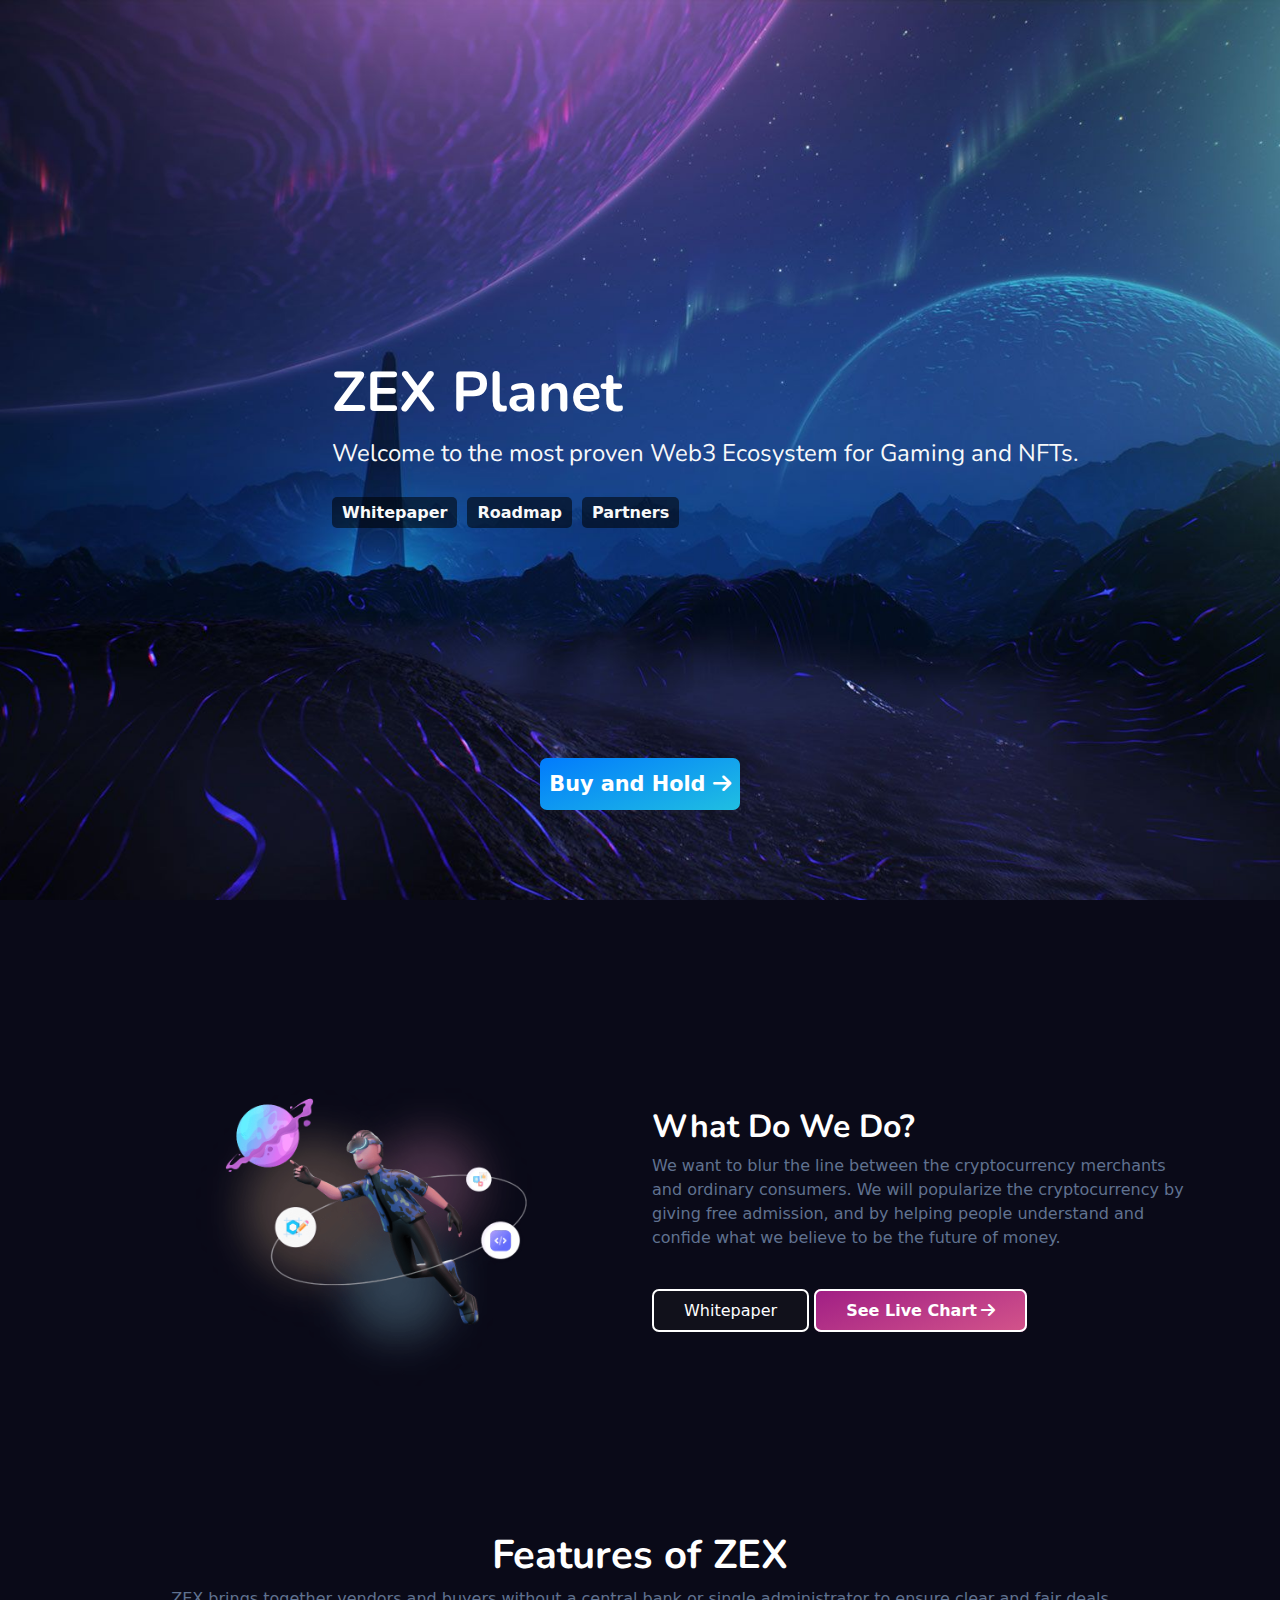
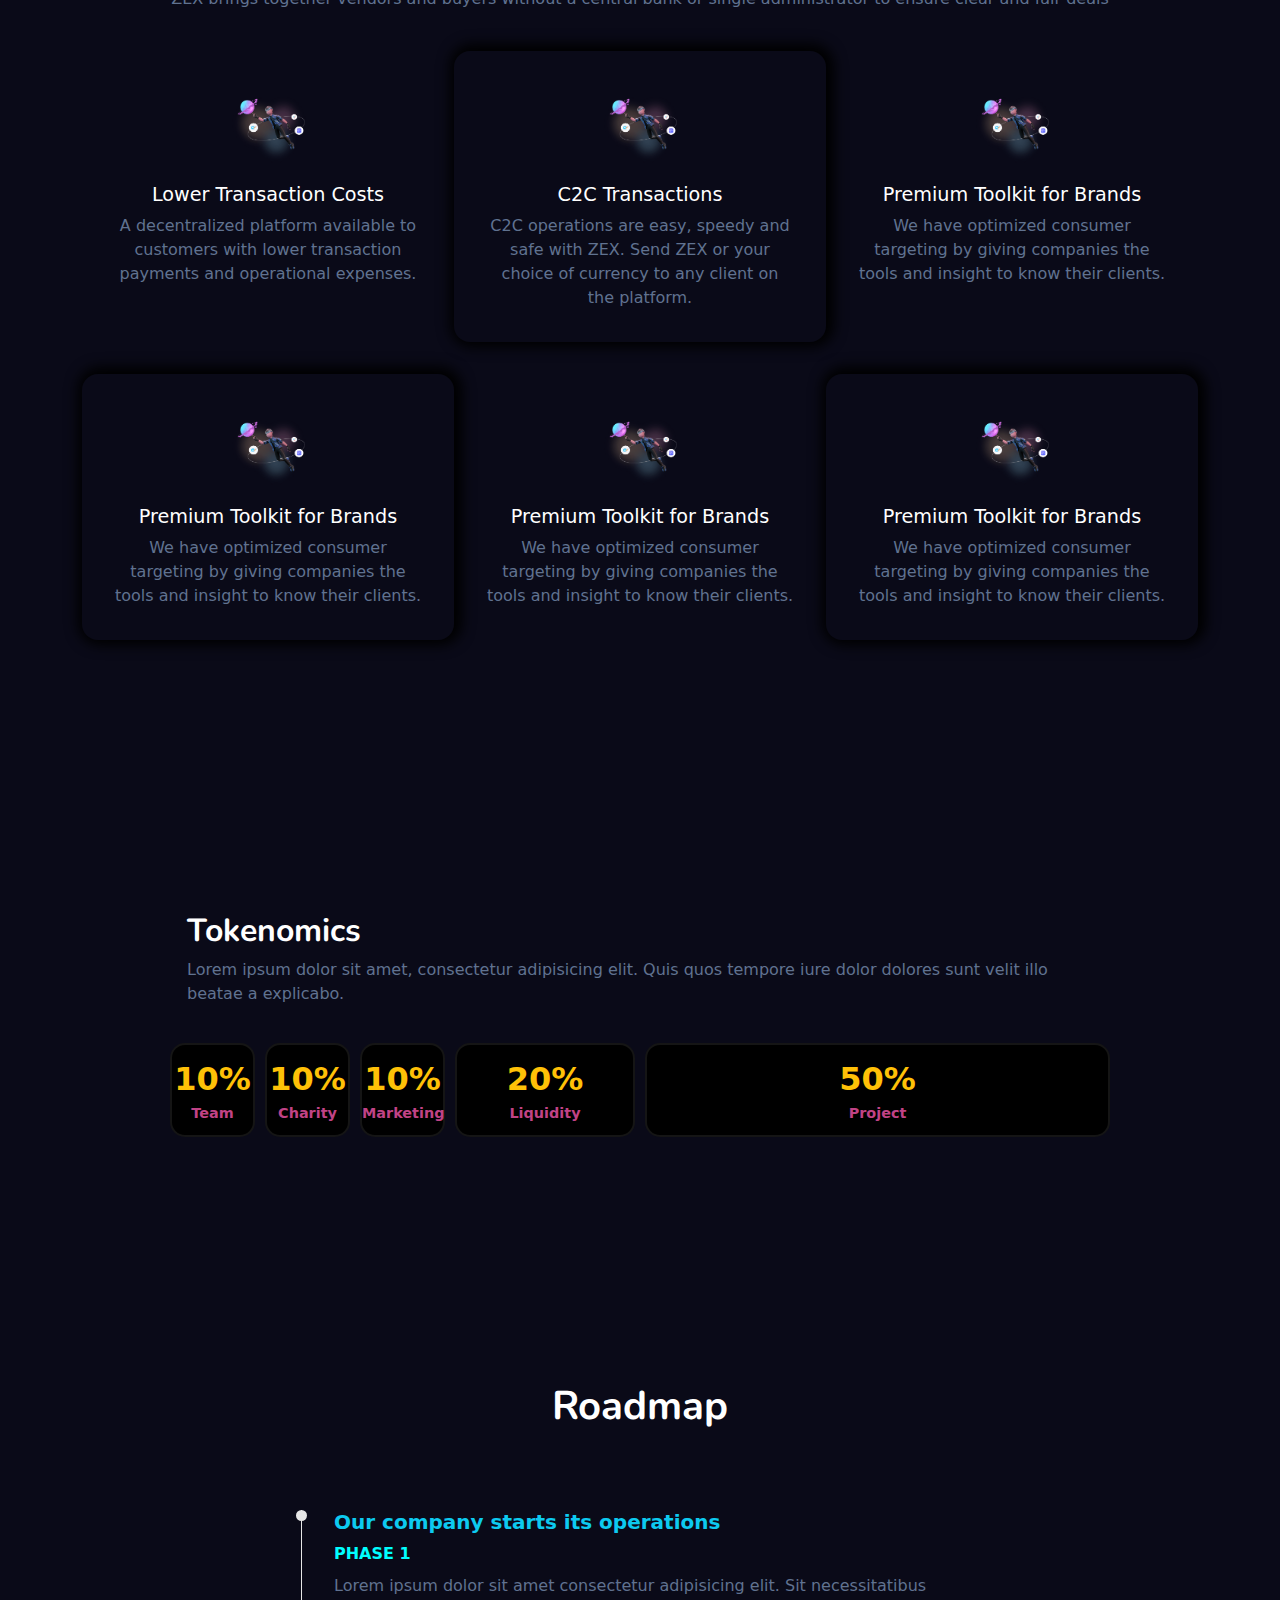
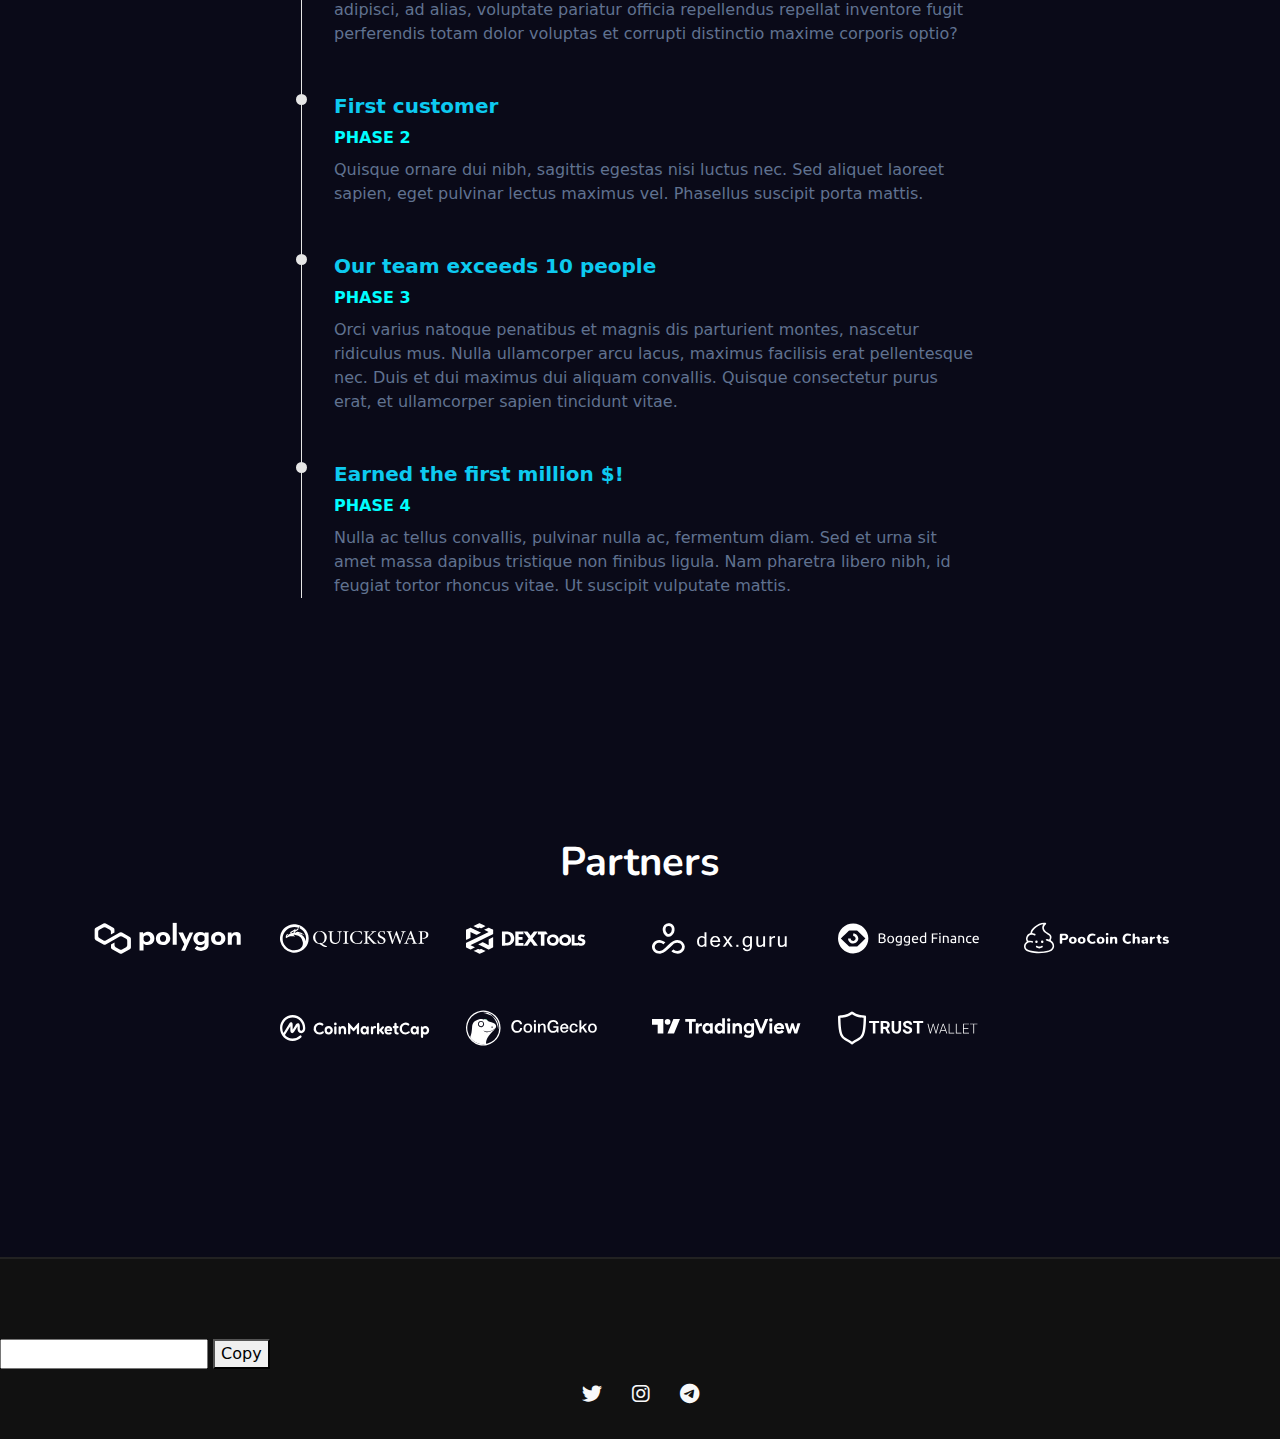
<file: bak/index.html>
<!DOCTYPE html>
<html lang="en">
<head>
    <meta charset="UTF-8">
    <meta http-equiv="X-UA-Compatible" content="IE=edge">
    <meta name="viewport" content="width=device-width, initial-scale=1.0">
    <title>ZEX Planet</title>
    <meta name="description" content="ZEX Planet: The most proven Web3 Ecosystem for Gaming and NFTs.">
    <link rel="stylesheet" href="./assets/css/bootstrap.min.css">
    <link rel="stylesheet" href="./assets/css/style-v3.css">
    <link rel="preconnect" href="https://fonts.googleapis.com">
    <link rel="preconnect" href="https://fonts.gstatic.com" crossorigin>
    <link href="https://fonts.googleapis.com/css2?family=Nunito:wght@300;500;700;900&display=swap" rel="stylesheet">
    <link rel="stylesheet" href="https://cdnjs.cloudflare.com/ajax/libs/font-awesome/6.1.1/css/all.min.css">
    <meta name="theme-color" content="#000000" />
    <link rel="icon" type="image/x-icon" href="./assets/img/favicon.ico">


</head>
<body>
    <main style="background-color: #0a0a18; color: #607290; padding-bottom: 10rem;">
        <div class="container-fluid">
            <div class="row first-div justify-content-center align-items-center">
                <div class="offset-lg-2 col-lg-8">
                    <h1 class="text-white fw-bolder h1" style="font-size: 3.5rem;"><span>ZEX</span> Planet</h1>
                    <span class="fs-4 text-light custom-font">
                        Welcome to the most proven Web3 Ecosystem for Gaming and NFTs.
                    </span>
                    <nav>
                        <ul class="c-menu">
                            <li><a href="#whitepaper">Whitepaper</a></li>
                            <li><a href="#roadmap">Roadmap</a></li>
                            <li><a href="#partners">Partners</a></li>
                        </ul>
                    </nav>
                    <div class="div-tradezex text-center">
                        <a class="tradezex" href="https://quickswap.exchange/#/swap?outputCurrency=0x2bd522944399062c1f06e83fbaa38b4a1da2ddf9" target="_blank">
                            Buy and Hold
                        </a>                        
                    </div>
                </div>
            </div>
            <div id="whitepaper" class="container">
                <div class="row" style="margin: 8rem 0;">
                    <div class="col-lg-6 cu-div-bg"></div>
                    <div class="col-lg-6" style="margin: 5rem 0;">
                        <h2 class="h2 fw-bolder text-white">
                            What Do We Do?
                        </h2>
                        <span class="fw-normal" style="color:#607290">
                            We want to blur the line between the cryptocurrency merchants and ordinary consumers. We will popularize the cryptocurrency by giving free admission, and by helping people understand and confide what we believe to be the future of money.                           
                        </span>
                        <div class="mt-5">
                            <a class="whitepaper" href="./assets/uploads/ZEX_PLANET_WHITEPAPER-V1.pdf" target="_blank">Whitepaper</a>
                            <a class="live-chart" href="https://quickswap.exchange/#/swapoutputCurrency=0x2bd522944399062c1f06e83fbaa38b4a1da2ddf9" target="_blank">See Live Chart</a>
                        </div>
                    </div>
                </div>
                <h2 class="h2 text-center fw-bolder text-white fs-1" style="margin-top: 8rem;">
                    Features of ZEX
                </h2>
                <p class="text-center">
                    ZEX brings together vendors and buyers without a central bank or single administrator to ensure clear and fair deals
                </p>
                <div class="row" style="margin: 2.5rem 0;">
                    <div class="col-lg-4 fos">
                        <img width=100  src="./assets/img/Group-19936-min.png" alt="">
                        <h3 class="text-center text-white" style="font-size: 1.2rem;">
                            Lower Transaction Costs
                        </h3>
                        <span class="d-block text-center">
                            A decentralized platform available to customers with lower transaction payments and operational expenses.
                        </span>
                    </div>
                    <div class="col-lg-4 fos fos2">
                        <img width=100  src="./assets/img/Group-19936-min.png" alt="">
                        <h3 class="text-center text-white" style="font-size: 1.2rem;">
                            C2C Transactions
                        </h3>
                        <span class="d-block text-center">
                            C2C operations are easy, speedy and safe with ZEX. Send ZEX or your choice of currency to any client on the platform.
                        </span>
                    </div>
                    <div class="col-lg-4 fos">
                        <img width=100  src="./assets/img/Group-19936-min.png" alt="">
                        <h3 class="text-center text-white" style="font-size: 1.2rem;">        
                            Premium Toolkit for Brands
                        </h3>
                        <span class="d-block text-center">
                            We have optimized consumer targeting by giving companies the tools and insight to know their clients.
                        </span>
                    </div>
                    <div class="col-lg-4 fos fos2">
                        <img width=100  src="./assets/img/Group-19936-min.png" alt="">
                        <h3 class="text-center text-white" style="font-size: 1.2rem;">        
                            Premium Toolkit for Brands
                        </h3>
                        <span class="d-block text-center">
                            We have optimized consumer targeting by giving companies the tools and insight to know their clients.
                        </span>
                    </div>
                    <div class="col-lg-4 fos">
                        <img width=100  src="./assets/img/Group-19936-min.png" alt="">
                        <h3 class="text-center text-white" style="font-size: 1.2rem;">        
                            Premium Toolkit for Brands
                        </h3>
                        <span class="d-block text-center">
                            We have optimized consumer targeting by giving companies the tools and insight to know their clients.
                        </span>
                    </div>
                    <div class="col-lg-4 fos fos2">
                        <img width=100  src="./assets/img/Group-19936-min.png" alt="">
                        <h3 class="text-center text-white" style="font-size: 1.2rem;">        
                            Premium Toolkit for Brands
                        </h3>
                        <span class="d-block text-center">
                            We have optimized consumer targeting by giving companies the tools and insight to know their clients.
                        </span>
                    </div>
                </div>



                <div class="row" style="margin: 15rem 0 2rem">
                    <div class="offset-lg-1 col-lg-10">
                        <h2 class="h2 fw-bolder text-white">
                            Tokenomics
                        </h2>
                        <span class="fw-normal" style="color:#607290">
                            Lorem ipsum dolor sit amet, consectetur adipisicing elit. Quis quos tempore iure dolor dolores sunt velit illo beatae a explicabo.
                        </span>
                    </div>
                </div>


                            <div class="row align-items-center">
                                <div class="offset-xl-1 col-xl-1 col-6">
                                    <div class="row tokonomiks">
                                        <div class="percent">10%</div>
                                        <div class="teko">Team</div>
                                    </div>
                                </div>
                                <div class="col-xl-1 col-6">
                                    <div class="row tokonomiks">
                                        <div class="percent">10%</div>
                                        <div class="teko">Charity</div>
                                    </div>
                                </div>
                                <div class="col-xl-1 col-6">
                                    <div class="row tokonomiks">
                                        <div class="percent">10%</div>
                                        <div class="teko">Marketing</div>
                                    </div>
                                </div>
                                <div class="col-xl-2 col-6">
                                    <div class="row tokonomiks">
                                        <div class="percent">20%</div>
                                        <div class="teko">Liquidity</div>
                                    </div>
                                </div>
                                <div class="col-xl-5 col-12">
                                    <div class="row tokonomiks">
                                        <div class="percent">50%</div>
                                        <div class="teko">Project</div>
                                    </div>
                                </div>
                            </div>






                
                <div id="roadmap" style="margin-top: 15rem;">
                    <h2 class="roadmap fw-bolder text-white fs-1 text-center mb-5">Roadmap</h2>


                    
                    <!-- Section: Timeline -->

  
    <ul class="timeline">
      <li class="timeline-item mb-5">
        <h5 class="fw-bold">Our company starts its operations</h5>
        <p class="mb-2 fw-bold time-time">PHASE 1</p>
        <p class="time-p">
          Lorem ipsum dolor sit amet consectetur adipisicing elit. Sit
          necessitatibus adipisci, ad alias, voluptate pariatur officia
          repellendus repellat inventore fugit perferendis totam dolor
          voluptas et corrupti distinctio maxime corporis optio?
        </p>
      </li>
  
      <li class="timeline-item mb-5">
        <h5 class="fw-bold">First customer</h5>
        <p class="mb-2 fw-bold time-time">PHASE 2</p>
        <p class="time-p">
          Quisque ornare dui nibh, sagittis egestas nisi luctus nec. Sed
          aliquet laoreet sapien, eget pulvinar lectus maximus vel.
          Phasellus suscipit porta mattis.
        </p>
      </li>
  
      <li class="timeline-item mb-5">
        <h5 class="fw-bold">Our team exceeds 10 people</h5>
        <p class="mb-2 fw-bold time-time">PHASE 3</p>
        <p class="time-p">
          Orci varius natoque penatibus et magnis dis parturient montes,
          nascetur ridiculus mus. Nulla ullamcorper arcu lacus, maximus
          facilisis erat pellentesque nec. Duis et dui maximus dui aliquam
          convallis. Quisque consectetur purus erat, et ullamcorper sapien
          tincidunt vitae.
        </p>
      </li>
  
      <li class="timeline-item mb-5">
        <h5 class="fw-bold">Earned the first million $!</h5>
        <p class="mb-2 fw-bold time-time">PHASE 4</p>
        <p class="time-p">
          Nulla ac tellus convallis, pulvinar nulla ac, fermentum diam. Sed
          et urna sit amet massa dapibus tristique non finibus ligula. Nam
          pharetra libero nibh, id feugiat tortor rhoncus vitae. Ut suscipit
          vulputate mattis.
        </p>
      </li>
    </ul>
  </section>
  <!-- Section: Timeline -->


                    


                </div>
                <div id="partners" style="margin-top: 15rem;">
                    <h2 class="partners fw-bolder text-white fs-1 text-center">Partners</h2>

                    <div class="row justify-content-center align-items-center" style="max-width: 1280px;margin: auto;">

                        <div class="col-lg-2 col-6 mb-5"><a href="#" target="_blank"><img class="paimg" src="./assets/img/polygon.svg" alt="polygon"></a></div>
                        <div class="col-lg-2 col-6 mb-5"><a href="#" target="_blank"><img class="paimg" src="./assets/img/quick.svg" alt="polygon"></a></div>
                        <div class="col-lg-2 col-6 mb-5"><a href="#" target="_blank"><img class="paimg" src="./assets/img/dext.svg" alt="polygon"></a></div>
                        <div class="col-lg-2 col-6 mb-5"><a href="#" target="_blank"><img class="paimg" src="./assets/img/dexg.svg" alt="polygon"></a></div>
                        <div class="col-lg-2 col-6 mb-5"><a href="#" target="_blank"><img class="paimg" src="./assets/img/bogged.svg" alt="polygon"></a></div>
                        <div class="col-lg-2 col-6 mb-5"><a href="#" target="_blank"><img class="paimg" src="./assets/img/poocoin.svg" alt="polygon"></a></div>
                        <div class="col-lg-2 col-6 mb-5"><a href="#" target="_blank"><img class="paimg" src="./assets/img/cmc.svg" alt="polygon"></a></div>
                        <div class="col-lg-2 col-6 mb-5"><a href="#" target="_blank"><img class="paimg" src="./assets/img/coingecko.svg" alt="polygon"></a></div>
                        <div class="col-lg-2 col-6 mb-5"><a href="#" target="_blank"><img class="paimg" src="./assets/img/trading.svg" alt="polygon"></a></div>
                        <div class="col-lg-2 col-6 mb-5"><a href="#" target="_blank"><img class="paimg" src="./assets/img/trust.svg" alt="polygon"></a></div>



                    </div>

                </div>
            </div>
        </div>

    </main>

    <footer style="background-color: #111; color: #607290;border-top: 2px solid #222;padding: 5rem 0 1rem;">

        <div class="row"></div>
        <input id="input" type="text"/>
        <button id="copy">Copy</button>





        <ul class="cu-brands d-flex justify-content-center align-items-center">
            <i><a class="text-dark fs-5 fa-brands fa-twitter" href="https://twitter.com/zexplanet_" target="_blank"></a></i>
            <i><a class="text-dark fs-5 fa-brands fa-instagram" href="#"></a></i>
            <i><a class="text-dark fs-5 fa-brands fa-telegram" href="https://t.me/zexplanet" target="_blank"></a></i>
        </ul>
    </footer>




    <script>
        function copy() {
        let copyText = document.querySelector("#input");
        copyText.select();
        document.execCommand("copy");
        }

        document.querySelector("#copy").addEventListener("click", copy);

    </script>
</body>
</html>
</file>
<file: bak/assets/css/style-v3.css>
h1,h2,.custom-font,.cu-btn{
    font-family: 'Nunito', sans-serif;
}
a{
    text-decoration: none;
}
.first-div{
    height: 100vh;
    background-image: url(../img/Sensorium_Galay_metaverse_Prism_cd88d065ed.jpg);
    background-position: center;
    background-repeat: no-repeat;
    background-size: cover;
    position: relative;
}
@media only screen and (min-width: 768px) {
    .first-div{
        background-attachment: fixed;
    }
}

.c-menu{
    display: flex;
    justify-content: start;
    align-items: center;
    list-style: none;
    padding-left: 0;
    margin-top: 30px;
}
.c-menu li a{
    color: #f8f9fa;
    text-decoration: none;
    margin: 20px 10px 20px 0;
    padding: 3px 0;
    font-weight: bold;
    transition: color 0.4s;
    cursor: pointer;
    background-color: rgb(0 0 0 / 55%);
    padding: 6px 10px;
    border-radius: 5px;
    transition: background-color 0.4s, color 0.4s;
}
.c-menu li a:hover{
    color: black;
    background-color: #f8f9fa;
}
.div-tradezex{
    position: absolute;
    bottom: 90px;
    right: calc(50% - 100px);
}
.tradezex{
    padding: 10px 0;
    font-size: 1.3rem;
    font-weight: bold;
    background: linear-gradient(160deg,#017bfd 0%,#20bfe1 100%);
    border: none;
    border-radius: 7px;
    margin-top: 50px;
    width: 200px;
    cursor: pointer;
    color: white;
    display: block;
}
.tradezex:hover{
    background: linear-gradient(160deg,#a11f85 0%,#d2538a 100%);
    color: white;

}
.tradezex::after{
    font-family: "Font Awesome 6 Free";
    content: " \f061";
}





.cu-div-bg{
    background-image: url(../img/Group-19936-min.png);
    background-position: center;
    background-repeat: no-repeat;
    background-size:contain;
}
.fos{
    padding: 2rem;
    margin-bottom: 2rem;
    border-radius: 1rem;
}
.fos2{
    box-shadow: 2px -1px 13px 6px black;
}

.fos img{
    width: 100px;
    margin: auto;
    display: block;
    margin-bottom: 1rem;
}








.timeline {
    border-left: 1px solid hsl(0, 0%, 90%);
    position: relative;
    list-style: none;
    max-width: 678px;
    margin: auto;
    margin-top: 5rem;
  }

  .timeline h5 {
  color: #0dcaf0;
}
.time-time{
    color:aqua;
}

  .timeline .timeline-item {
    position: relative;
  }

  .timeline .timeline-item:after {
    position: absolute;
    display: block;
    top: 0;
  }

  .timeline .timeline-item:after {
    background-color: hsl(0, 0%, 90%);
    left: -38px;
    border-radius: 50%;
    height: 11px;
    width: 11px;
    content: "";
  }




.partners{
    margin-bottom: 2rem;
}

.paimg{
    max-width: 300px;
    margin: auto;
    display: block;
}


.whitepaper{
    margin-top: 1.8rem;
    padding: 10px 30px;
    border-radius: 7px;
    background-color: #11111b;
    color: #fff;
    border: 2px solid white;
    transition: border 0.4s, background-color 0.4s ,color 0.4s;
}
.whitepaper:hover{
    color: #050510;
    background-color: #f8f9fa;
    border: 2px solid white;

}

.live-chart{
    padding: 10px 30px;
    font-weight: bold;
    background: linear-gradient(160deg,#a11f85 0%,#d2538a 100%);
    border-radius: 7px;
    background-color: #11111b;
    color: #fff;
    border: 2px solid white;
    transition: border 0.4s, background-color 0.4s ,color 0.4s;
}
.live-chart:hover{
    background: linear-gradient(160deg,#017bfd 0%,#20bfe1 100%);
    color: white;

}
.live-chart::after{
    font-family: "Font Awesome 6 Free";
    content: " \f061";
}



.tokonomiks{
    padding: 10px 0;
    margin: 5px -7px;
    border-radius: 15px;
    background: black;
    border: 2px solid #151515;
}
.percent{
    text-align: center;
    font-weight: bold;
    font-size: 2rem;
    color: #ffc107;
    padding: 0;
}
.teko{
    text-align: center;
    font-weight: bold;
    font-size: 0.9rem;
    color: #c14386;
    padding: 0;
}






.cu-brands{
    margin-bottom: 0;
    padding: 0;
}

.cu-brands i{
    padding: 15px;
}
.cu-brands i a::before{
    color: #f8f9fa;
}
@media only screen and (max-width:768px){
    .live-chart, .whitepaper{
        display: inline-block;
    }
    .live-chart{
        margin-top: 10px;
    }
}
</file>
